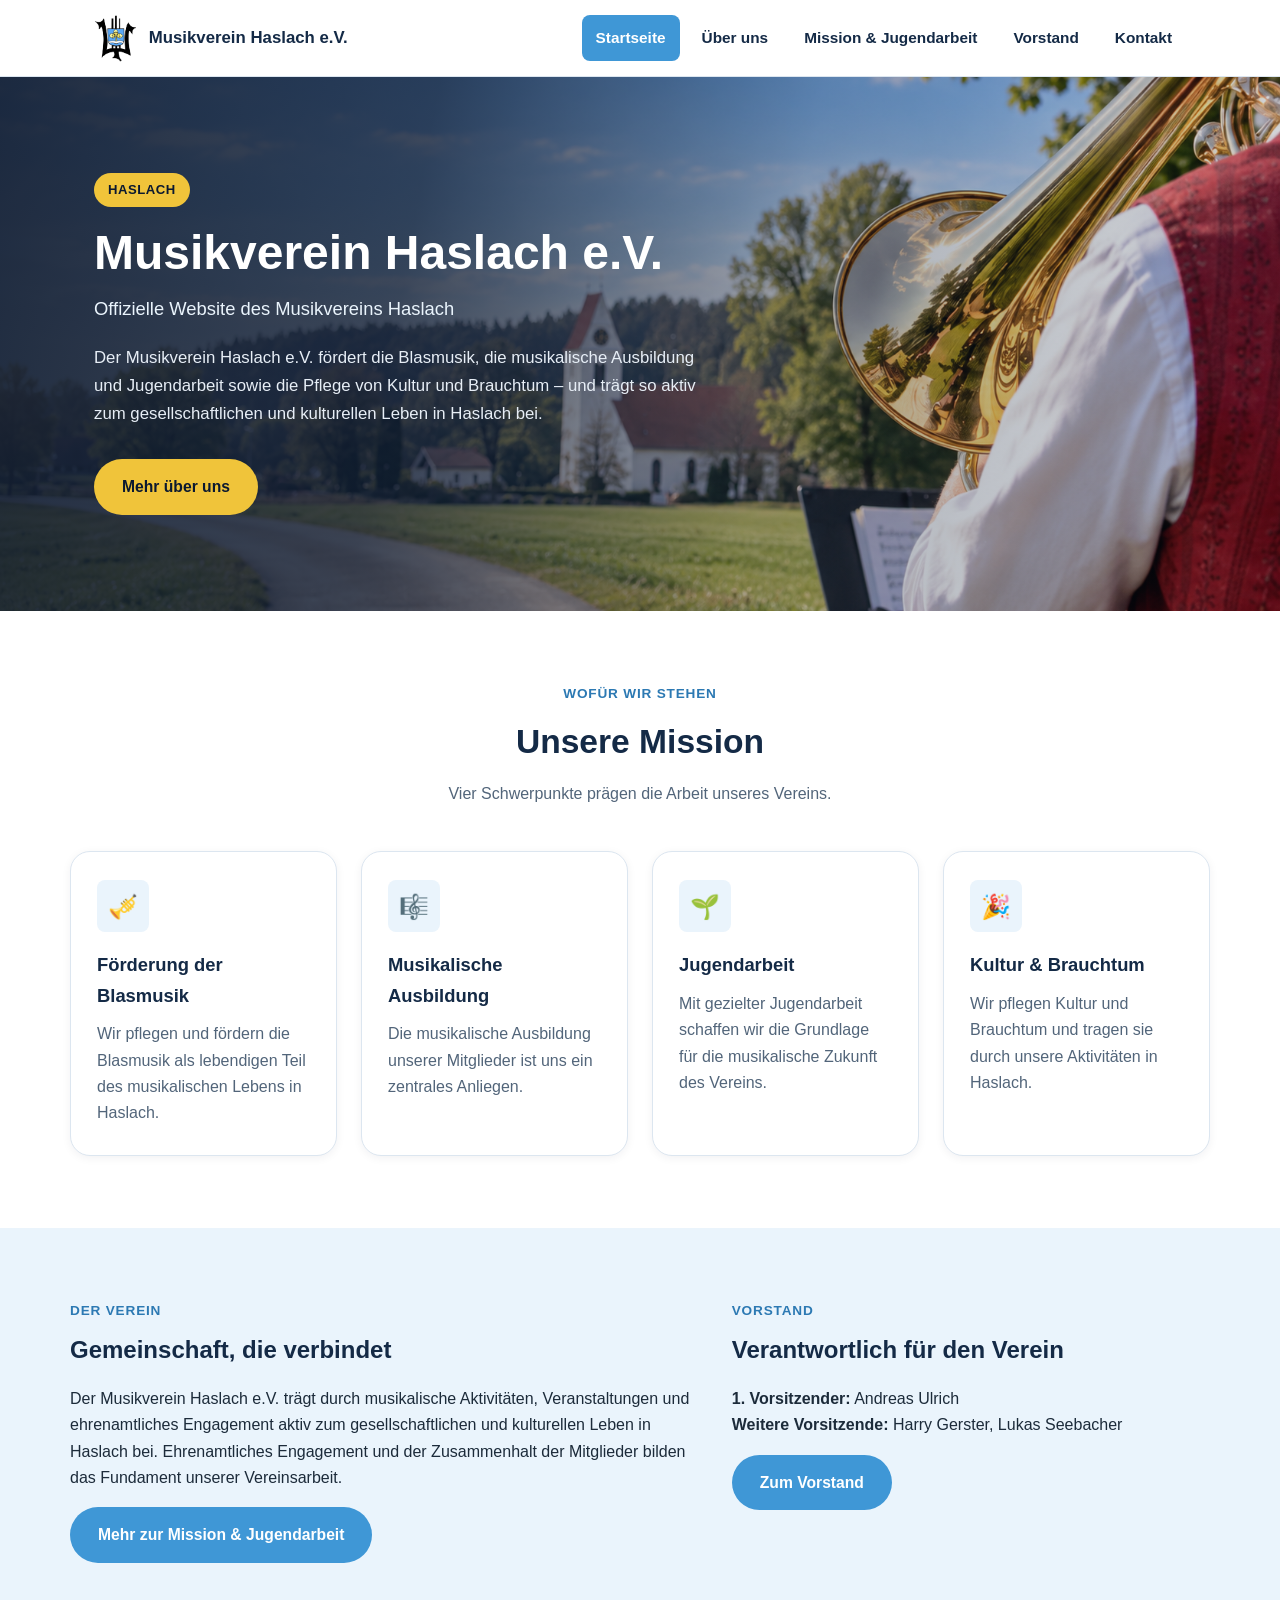
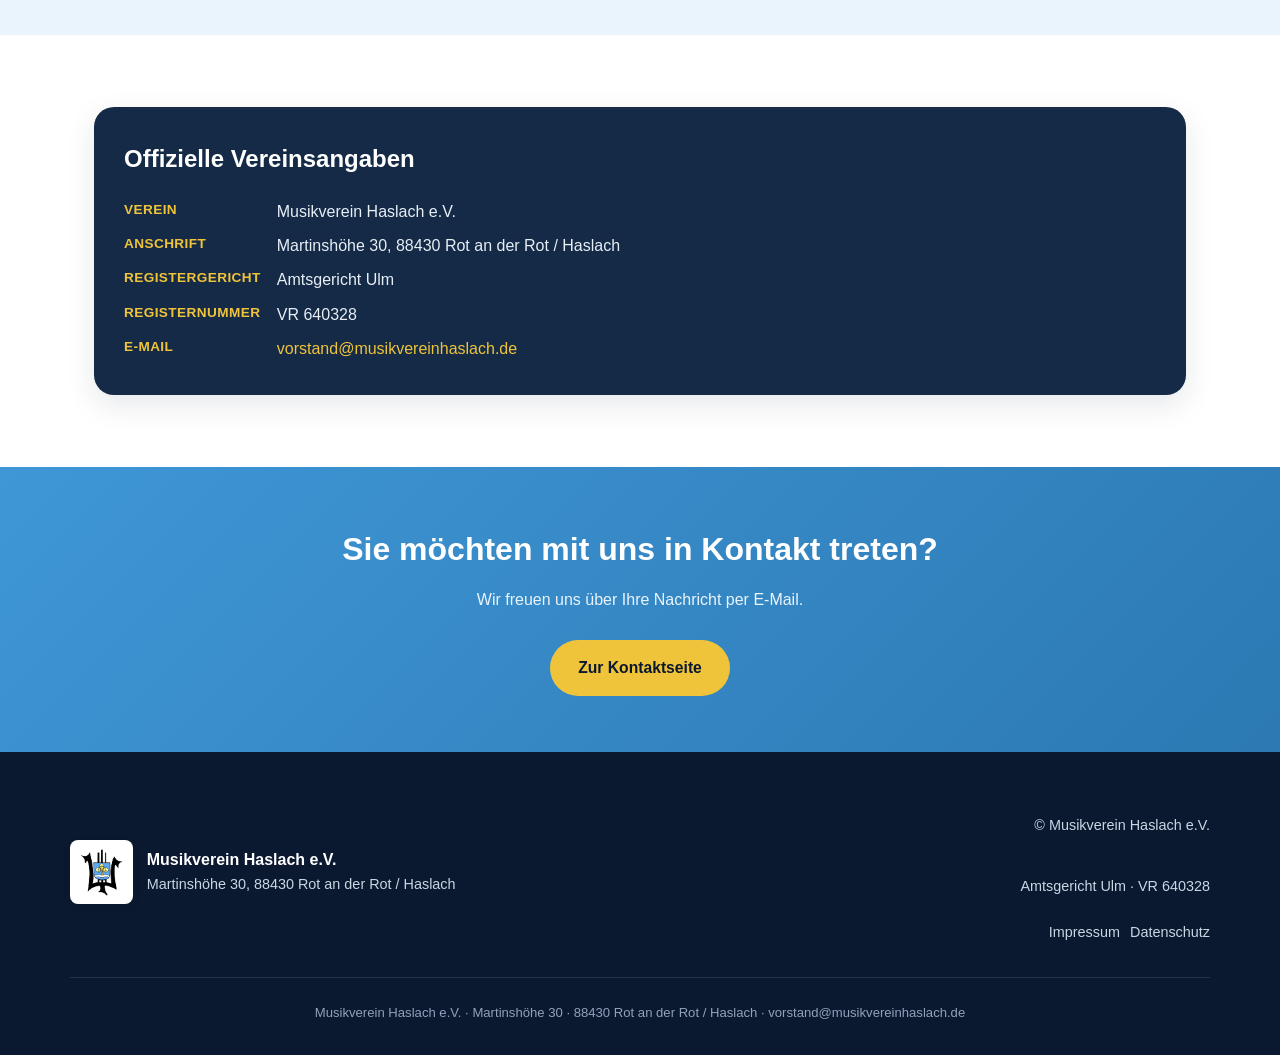
<file: index.html>
<!DOCTYPE html>
<html lang="de">
<head>
<meta charset="UTF-8">
<title>Musikverein Haslach e.V. – Offizielle Website</title>
<meta name="description" content="Musikverein Haslach e.V.: Blasmusik, musikalische Ausbildung, Jugendarbeit sowie Pflege von Kultur und Brauchtum in Haslach.">
<meta name="viewport" content="width=device-width, initial-scale=1.0">
<link rel="canonical" href="https://musikvereinhaslach.de/">
<link rel="icon" href="/MVLogo.png" type="image/png">
<link rel="stylesheet" href="/assets/styles.css">
<script type="application/ld+json">
{
  "@context": "https://schema.org",
  "@type": "Organization",
  "name": "Musikverein Haslach e.V.",
  "url": "https://musikvereinhaslach.de/",
  "email": "vorstand@musikvereinhaslach.de",
  "logo": "https://musikvereinhaslach.de/MVLogo.png",
  "address": {
    "@type": "PostalAddress",
    "streetAddress": "Martinshöhe 30",
    "postalCode": "88430",
    "addressLocality": "Rot an der Rot / Haslach",
    "addressCountry": "DE"
  }
}
</script>
</head>
<body>
<a href="#main" class="skip-link">Zum Inhalt springen</a>

<header class="site-header">
  <div class="header-inner">
    <a href="/" class="brand">
      <img src="/MVLogo.png" alt="Wappen und Logo des Musikverein Haslach e.V." class="brand-logo">
      <span class="brand-name">Musikverein Haslach e.V.</span>
    </a>
    <input type="checkbox" id="nav-toggle" class="nav-toggle">
    <label for="nav-toggle" class="nav-toggle-label" aria-label="Menü öffnen">
      <span></span><span></span><span></span>
    </label>
    <nav class="main-nav" aria-label="Hauptnavigation">
      <ul>
        <li><a href="/" aria-current="page">Startseite</a></li>
        <li><a href="/ueber-uns/">Über uns</a></li>
        <li><a href="/mission/">Mission &amp; Jugendarbeit</a></li>
        <li><a href="/vorstand/">Vorstand</a></li>
        <li><a href="/kontakt/">Kontakt</a></li>
      </ul>
    </nav>
  </div>
</header>

<main id="main">

  <section class="hero">
    <img src="/titlepicture.png" alt="Musiker des Musikvereins Haslach mit Blechblasinstrument bei einer Probe im Freien, im Hintergrund die Kirche von Haslach" class="hero-image">
    <div class="hero-overlay"></div>
    <div class="hero-content">
      <div class="hero-content-inner">
        <span class="hero-eyebrow">Haslach</span>
        <h1>Musikverein Haslach e.V.</h1>
        <p class="hero-subtitle">Offizielle Website des Musikvereins Haslach</p>
        <p class="hero-text">
          Der Musikverein Haslach e.V. fördert die Blasmusik, die musikalische Ausbildung und
          Jugendarbeit sowie die Pflege von Kultur und Brauchtum – und trägt so aktiv zum
          gesellschaftlichen und kulturellen Leben in Haslach bei.
        </p>
        <a href="/ueber-uns/" class="btn btn-primary">Mehr über uns</a>
      </div>
    </div>
  </section>

  <section class="section" id="mission">
    <div class="section-header">
      <span class="eyebrow">Wofür wir stehen</span>
      <h2>Unsere Mission</h2>
      <p>Vier Schwerpunkte prägen die Arbeit unseres Vereins.</p>
    </div>
    <div class="card-grid">
      <div class="card">
        <div class="card-icon" aria-hidden="true">🎺</div>
        <h3>Förderung der Blasmusik</h3>
        <p>Wir pflegen und fördern die Blasmusik als lebendigen Teil des musikalischen Lebens in Haslach.</p>
      </div>
      <div class="card">
        <div class="card-icon" aria-hidden="true">🎼</div>
        <h3>Musikalische Ausbildung</h3>
        <p>Die musikalische Ausbildung unserer Mitglieder ist uns ein zentrales Anliegen.</p>
      </div>
      <div class="card">
        <div class="card-icon" aria-hidden="true">🌱</div>
        <h3>Jugendarbeit</h3>
        <p>Mit gezielter Jugendarbeit schaffen wir die Grundlage für die musikalische Zukunft des Vereins.</p>
      </div>
      <div class="card">
        <div class="card-icon" aria-hidden="true">🎉</div>
        <h3>Kultur &amp; Brauchtum</h3>
        <p>Wir pflegen Kultur und Brauchtum und tragen sie durch unsere Aktivitäten in Haslach.</p>
      </div>
    </div>
  </section>

  <section class="section section-alt">
    <div class="content-grid">
      <div class="prose">
        <span class="eyebrow">Der Verein</span>
        <h2>Gemeinschaft, die verbindet</h2>
        <p>
          Der Musikverein Haslach e.V. trägt durch musikalische Aktivitäten, Veranstaltungen und
          ehrenamtliches Engagement aktiv zum gesellschaftlichen und kulturellen Leben in Haslach
          bei. Ehrenamtliches Engagement und der Zusammenhalt der Mitglieder bilden
          das Fundament unserer Vereinsarbeit.
        </p>
        <a href="/mission/" class="btn btn-secondary">Mehr zur Mission &amp; Jugendarbeit</a>
      </div>
      <div class="prose">
        <span class="eyebrow">Vorstand</span>
        <h2>Verantwortlich für den Verein</h2>
        <p>
          <strong>1. Vorsitzender:</strong> Andreas Ulrich<br>
          <strong>Weitere Vorsitzende:</strong> Harry Gerster, Lukas Seebacher
        </p>
        <a href="/vorstand/" class="btn btn-secondary">Zum Vorstand</a>
      </div>
    </div>
  </section>

  <section class="section" id="vereinsangaben">
    <div class="container">
      <div class="info-box">
        <h2>Offizielle Vereinsangaben</h2>
        <dl>
          <dt>Verein</dt>
          <dd>Musikverein Haslach e.V.</dd>
          <dt>Anschrift</dt>
          <dd>Martinshöhe 30, 88430 Rot an der Rot / Haslach</dd>
          <dt>Registergericht</dt>
          <dd>Amtsgericht Ulm</dd>
          <dt>Registernummer</dt>
          <dd>VR 640328</dd>
          <dt>E-Mail</dt>
          <dd><a href="mailto:vorstand@musikvereinhaslach.de">vorstand@musikvereinhaslach.de</a></dd>
        </dl>
      </div>
    </div>
  </section>

  <section class="cta-band">
    <h2>Sie möchten mit uns in Kontakt treten?</h2>
    <p>Wir freuen uns über Ihre Nachricht per E-Mail.</p>
    <a href="/kontakt/" class="btn btn-primary">Zur Kontaktseite</a>
  </section>

</main>

<footer class="site-footer">
  <div class="footer-inner">
    <div class="footer-brand">
      <img src="/MVLogo.png" alt="Logo Musikverein Haslach e.V." class="footer-logo">
      <div class="footer-brand-text">
        <p class="footer-name">Musikverein Haslach e.V.</p>
        <p>Martinshöhe 30, 88430 Rot an der Rot / Haslach</p>
      </div>
    </div>
    <div class="footer-legal">
      <p>© Musikverein Haslach e.V.</p>
      <p>Amtsgericht Ulm · VR 640328</p>
      <nav aria-label="Rechtliches">
        <a href="/impressum/">Impressum</a>
        <a href="/datenschutz/">Datenschutz</a>
      </nav>
    </div>
  </div>
  <div class="footer-bottom">
    Musikverein Haslach e.V. · Martinshöhe 30 · 88430 Rot an der Rot / Haslach · vorstand@musikvereinhaslach.de
  </div>
</footer>

</body>
</html>
</file>
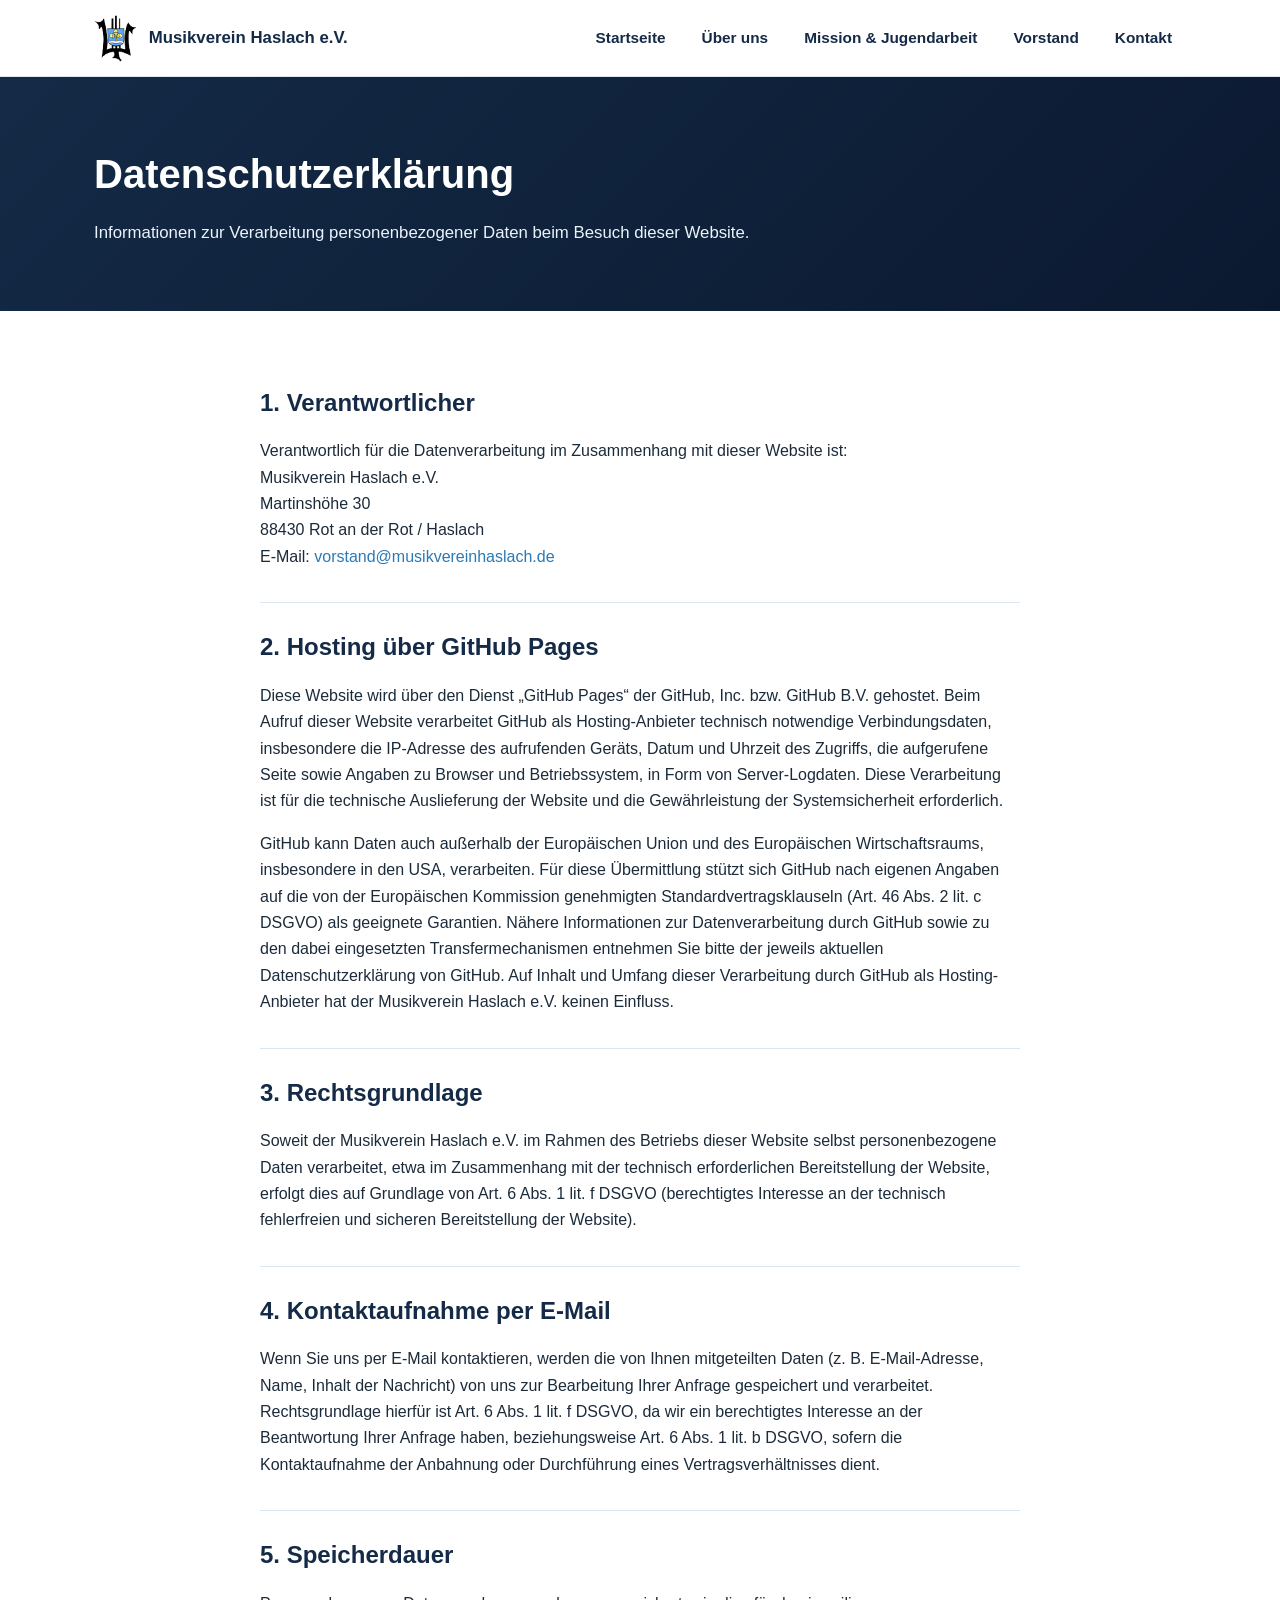
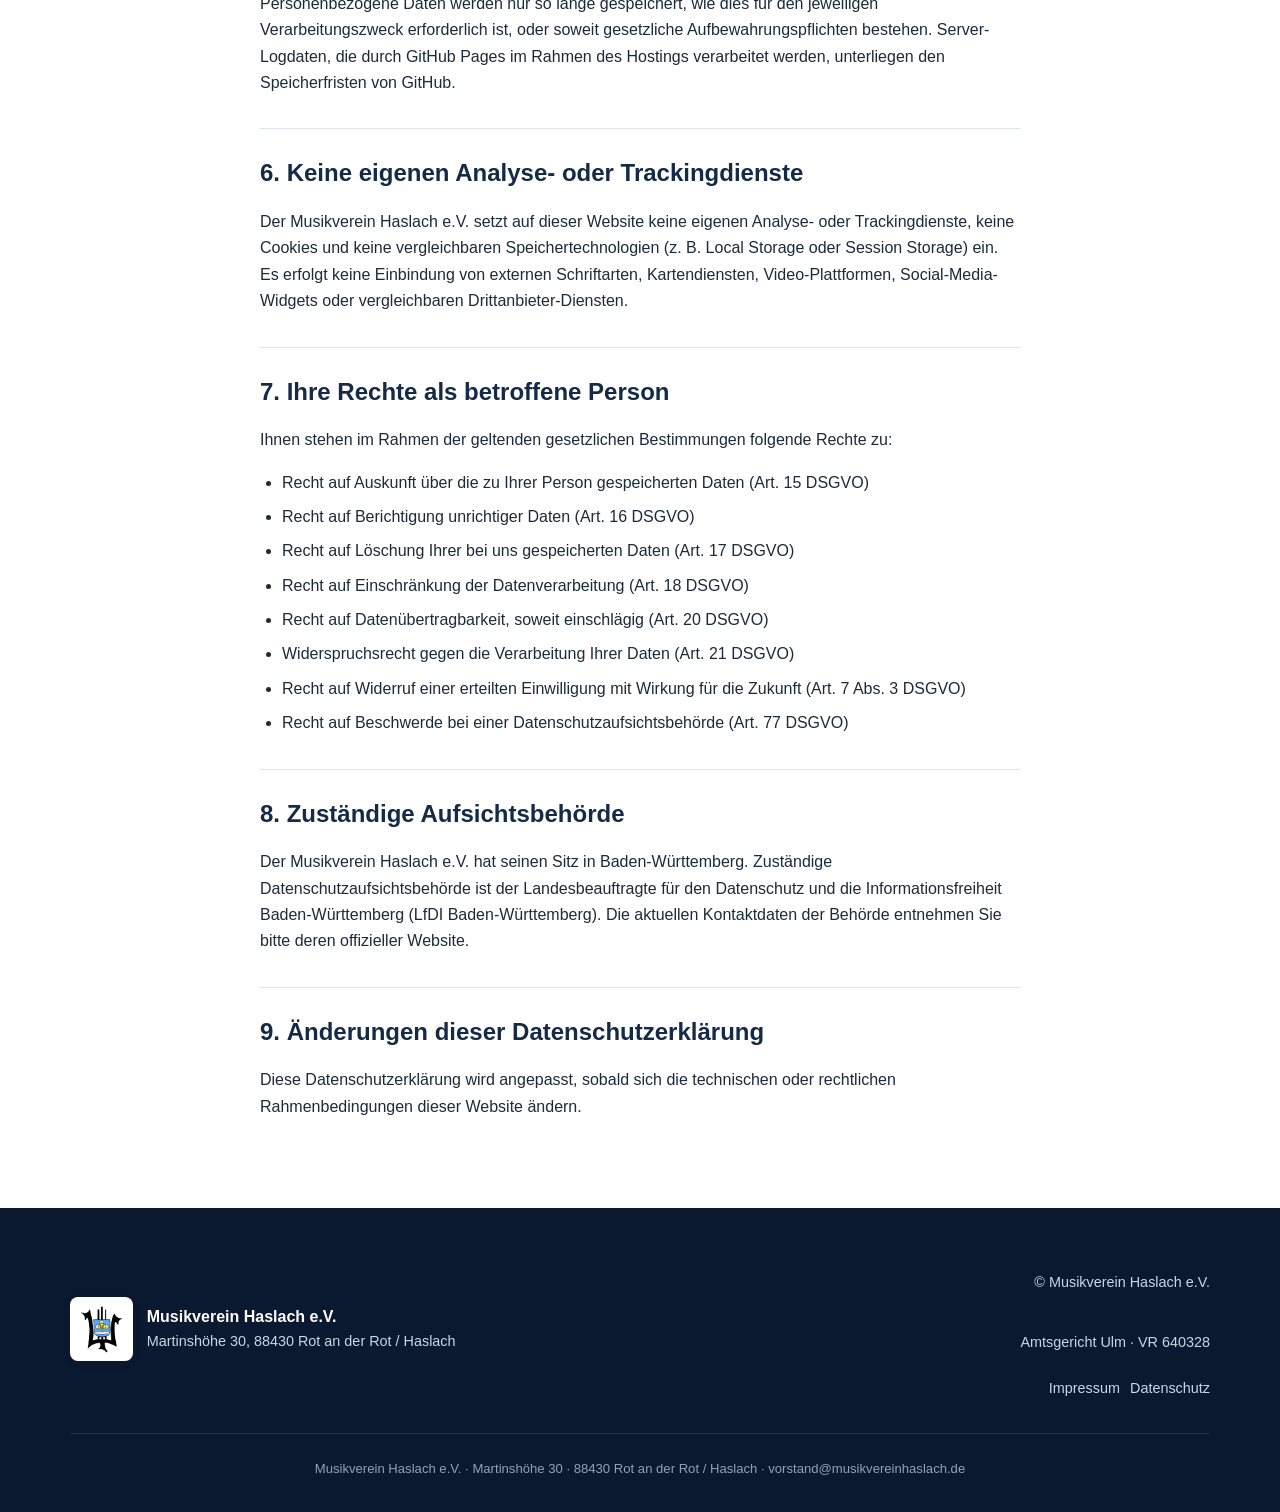
<file: datenschutz/index.html>
<!DOCTYPE html>
<html lang="de">
<head>
<meta charset="UTF-8">
<title>Datenschutz – Musikverein Haslach e.V.</title>
<meta name="description" content="Datenschutzerklärung des Musikverein Haslach e.V. zum Hosting dieser Website über GitHub Pages und zur Verarbeitung von Server-Logdaten.">
<meta name="viewport" content="width=device-width, initial-scale=1.0">
<link rel="canonical" href="https://musikvereinhaslach.de/datenschutz/">
<link rel="icon" href="/MVLogo.png" type="image/png">
<link rel="stylesheet" href="/assets/styles.css">
</head>
<body>
<a href="#main" class="skip-link">Zum Inhalt springen</a>

<header class="site-header">
  <div class="header-inner">
    <a href="/" class="brand">
      <img src="/MVLogo.png" alt="Wappen und Logo des Musikverein Haslach e.V." class="brand-logo">
      <span class="brand-name">Musikverein Haslach e.V.</span>
    </a>
    <input type="checkbox" id="nav-toggle" class="nav-toggle">
    <label for="nav-toggle" class="nav-toggle-label" aria-label="Menü öffnen">
      <span></span><span></span><span></span>
    </label>
    <nav class="main-nav" aria-label="Hauptnavigation">
      <ul>
        <li><a href="/">Startseite</a></li>
        <li><a href="/ueber-uns/">Über uns</a></li>
        <li><a href="/mission/">Mission &amp; Jugendarbeit</a></li>
        <li><a href="/vorstand/">Vorstand</a></li>
        <li><a href="/kontakt/">Kontakt</a></li>
      </ul>
    </nav>
  </div>
</header>

<main id="main">

  <section class="page-hero">
    <div class="container">
      <h1>Datenschutzerklärung</h1>
      <p>Informationen zur Verarbeitung personenbezogener Daten beim Besuch dieser Website.</p>
    </div>
  </section>

  <section class="section legal">
    <div class="prose">

      <h2>1. Verantwortlicher</h2>
      <p>
        Verantwortlich für die Datenverarbeitung im Zusammenhang mit dieser Website ist:<br>
        Musikverein Haslach e.V.<br>
        Martinshöhe 30<br>
        88430 Rot an der Rot / Haslach<br>
        E-Mail: <a href="mailto:vorstand@musikvereinhaslach.de">vorstand@musikvereinhaslach.de</a>
      </p>

      <h2>2. Hosting über GitHub Pages</h2>
      <p>
        Diese Website wird über den Dienst „GitHub Pages“ der GitHub, Inc. bzw. GitHub B.V.
        gehostet. Beim Aufruf dieser Website verarbeitet GitHub als Hosting-Anbieter technisch
        notwendige Verbindungsdaten, insbesondere die IP-Adresse des aufrufenden Geräts,
        Datum und Uhrzeit des Zugriffs, die aufgerufene Seite sowie Angaben zu Browser und
        Betriebssystem, in Form von Server-Logdaten. Diese Verarbeitung ist für die
        technische Auslieferung der Website und die Gewährleistung der Systemsicherheit
        erforderlich.
      </p>
      <p>
        GitHub kann Daten auch außerhalb der Europäischen Union und des Europäischen
        Wirtschaftsraums, insbesondere in den USA, verarbeiten. Für diese Übermittlung stützt
        sich GitHub nach eigenen Angaben auf die von der Europäischen Kommission genehmigten
        Standardvertragsklauseln (Art. 46 Abs. 2 lit. c DSGVO) als geeignete Garantien. Nähere
        Informationen zur Datenverarbeitung durch GitHub sowie zu den dabei eingesetzten
        Transfermechanismen entnehmen Sie bitte der jeweils aktuellen Datenschutzerklärung von
        GitHub. Auf Inhalt und Umfang dieser Verarbeitung durch GitHub als Hosting-Anbieter hat
        der Musikverein Haslach e.V. keinen Einfluss.
      </p>

      <h2>3. Rechtsgrundlage</h2>
      <p>
        Soweit der Musikverein Haslach e.V. im Rahmen des Betriebs dieser Website selbst
        personenbezogene Daten verarbeitet, etwa im Zusammenhang mit der technisch
        erforderlichen Bereitstellung der Website, erfolgt dies auf Grundlage von
        Art. 6 Abs. 1 lit. f DSGVO (berechtigtes Interesse an der technisch fehlerfreien
        und sicheren Bereitstellung der Website).
      </p>

      <h2>4. Kontaktaufnahme per E-Mail</h2>
      <p>
        Wenn Sie uns per E-Mail kontaktieren, werden die von Ihnen mitgeteilten Daten
        (z. B. E-Mail-Adresse, Name, Inhalt der Nachricht) von uns zur Bearbeitung Ihrer
        Anfrage gespeichert und verarbeitet. Rechtsgrundlage hierfür ist Art. 6 Abs. 1 lit. f
        DSGVO, da wir ein berechtigtes Interesse an der Beantwortung Ihrer Anfrage haben,
        beziehungsweise Art. 6 Abs. 1 lit. b DSGVO, sofern die Kontaktaufnahme der Anbahnung
        oder Durchführung eines Vertragsverhältnisses dient.
      </p>

      <h2>5. Speicherdauer</h2>
      <p>
        Personenbezogene Daten werden nur so lange gespeichert, wie dies für den jeweiligen
        Verarbeitungszweck erforderlich ist, oder soweit gesetzliche Aufbewahrungspflichten
        bestehen. Server-Logdaten, die durch GitHub Pages im Rahmen des Hostings verarbeitet
        werden, unterliegen den Speicherfristen von GitHub.
      </p>

      <h2>6. Keine eigenen Analyse- oder Trackingdienste</h2>
      <p>
        Der Musikverein Haslach e.V. setzt auf dieser Website keine eigenen Analyse- oder
        Trackingdienste, keine Cookies und keine vergleichbaren Speichertechnologien
        (z. B. Local Storage oder Session Storage) ein. Es erfolgt keine Einbindung von
        externen Schriftarten, Kartendiensten, Video-Plattformen, Social-Media-Widgets oder
        vergleichbaren Drittanbieter-Diensten.
      </p>

      <h2>7. Ihre Rechte als betroffene Person</h2>
      <p>Ihnen stehen im Rahmen der geltenden gesetzlichen Bestimmungen folgende Rechte zu:</p>
      <ul>
        <li>Recht auf Auskunft über die zu Ihrer Person gespeicherten Daten (Art. 15 DSGVO)</li>
        <li>Recht auf Berichtigung unrichtiger Daten (Art. 16 DSGVO)</li>
        <li>Recht auf Löschung Ihrer bei uns gespeicherten Daten (Art. 17 DSGVO)</li>
        <li>Recht auf Einschränkung der Datenverarbeitung (Art. 18 DSGVO)</li>
        <li>Recht auf Datenübertragbarkeit, soweit einschlägig (Art. 20 DSGVO)</li>
        <li>Widerspruchsrecht gegen die Verarbeitung Ihrer Daten (Art. 21 DSGVO)</li>
        <li>Recht auf Widerruf einer erteilten Einwilligung mit Wirkung für die Zukunft (Art. 7 Abs. 3 DSGVO)</li>
        <li>Recht auf Beschwerde bei einer Datenschutzaufsichtsbehörde (Art. 77 DSGVO)</li>
      </ul>

      <h2>8. Zuständige Aufsichtsbehörde</h2>
      <p>
        Der Musikverein Haslach e.V. hat seinen Sitz in Baden-Württemberg. Zuständige
        Datenschutzaufsichtsbehörde ist der Landesbeauftragte für den Datenschutz und die
        Informationsfreiheit Baden-Württemberg (LfDI Baden-Württemberg). Die aktuellen
        Kontaktdaten der Behörde entnehmen Sie bitte deren offizieller Website.
      </p>

      <h2>9. Änderungen dieser Datenschutzerklärung</h2>
      <p>
        Diese Datenschutzerklärung wird angepasst, sobald sich die technischen oder
        rechtlichen Rahmenbedingungen dieser Website ändern.
      </p>

    </div>
  </section>

</main>

<footer class="site-footer">
  <div class="footer-inner">
    <div class="footer-brand">
      <img src="/MVLogo.png" alt="Logo Musikverein Haslach e.V." class="footer-logo">
      <div class="footer-brand-text">
        <p class="footer-name">Musikverein Haslach e.V.</p>
        <p>Martinshöhe 30, 88430 Rot an der Rot / Haslach</p>
      </div>
    </div>
    <div class="footer-legal">
      <p>© Musikverein Haslach e.V.</p>
      <p>Amtsgericht Ulm · VR 640328</p>
      <nav aria-label="Rechtliches">
        <a href="/impressum/">Impressum</a>
        <a href="/datenschutz/" aria-current="page">Datenschutz</a>
      </nav>
    </div>
  </div>
  <div class="footer-bottom">
    Musikverein Haslach e.V. · Martinshöhe 30 · 88430 Rot an der Rot / Haslach · vorstand@musikvereinhaslach.de
  </div>
</footer>

</body>
</html>
</file>
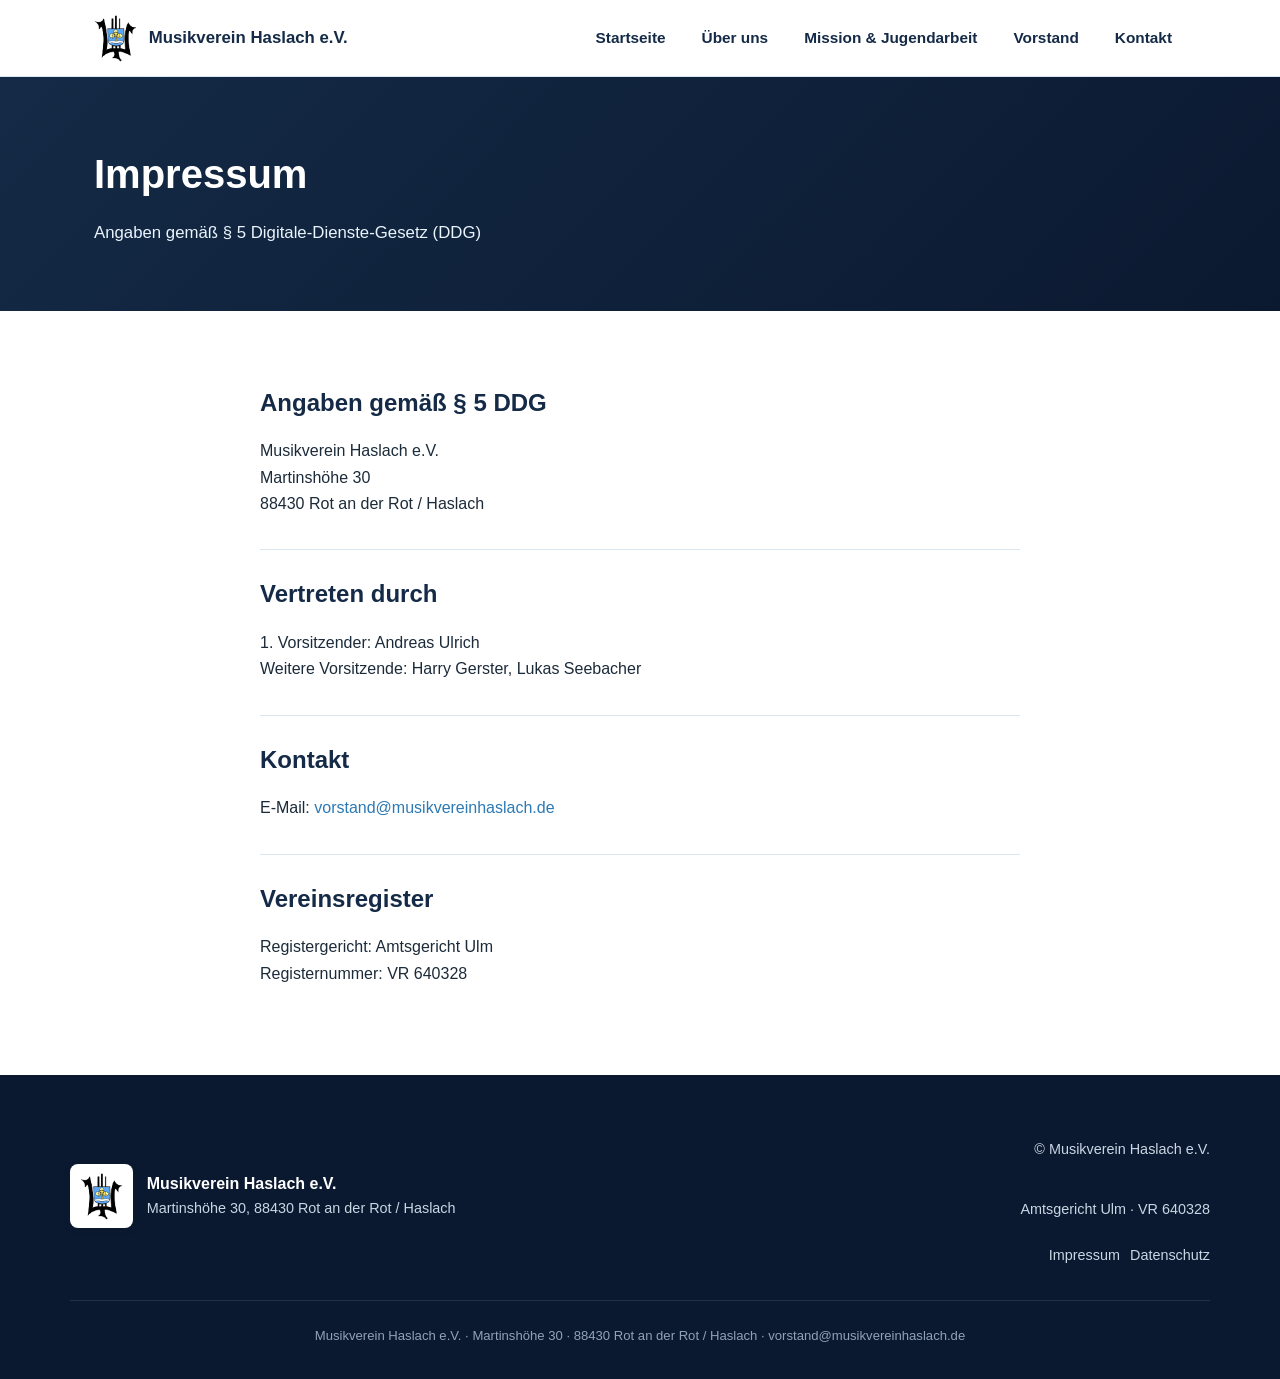
<file: impressum/index.html>
<!DOCTYPE html>
<html lang="de">
<head>
<meta charset="UTF-8">
<title>Impressum – Musikverein Haslach e.V.</title>
<meta name="description" content="Impressum des Musikverein Haslach e.V. gemäß § 5 DDG.">
<meta name="viewport" content="width=device-width, initial-scale=1.0">
<link rel="canonical" href="https://musikvereinhaslach.de/impressum/">
<link rel="icon" href="/MVLogo.png" type="image/png">
<link rel="stylesheet" href="/assets/styles.css">
</head>
<body>
<a href="#main" class="skip-link">Zum Inhalt springen</a>

<header class="site-header">
  <div class="header-inner">
    <a href="/" class="brand">
      <img src="/MVLogo.png" alt="Wappen und Logo des Musikverein Haslach e.V." class="brand-logo">
      <span class="brand-name">Musikverein Haslach e.V.</span>
    </a>
    <input type="checkbox" id="nav-toggle" class="nav-toggle">
    <label for="nav-toggle" class="nav-toggle-label" aria-label="Menü öffnen">
      <span></span><span></span><span></span>
    </label>
    <nav class="main-nav" aria-label="Hauptnavigation">
      <ul>
        <li><a href="/">Startseite</a></li>
        <li><a href="/ueber-uns/">Über uns</a></li>
        <li><a href="/mission/">Mission &amp; Jugendarbeit</a></li>
        <li><a href="/vorstand/">Vorstand</a></li>
        <li><a href="/kontakt/">Kontakt</a></li>
      </ul>
    </nav>
  </div>
</header>

<main id="main">

  <section class="page-hero">
    <div class="container">
      <h1>Impressum</h1>
      <p>Angaben gemäß § 5 Digitale-Dienste-Gesetz (DDG)</p>
    </div>
  </section>

  <section class="section legal">
    <div class="prose">
      <h2>Angaben gemäß § 5 DDG</h2>
      <p>
        Musikverein Haslach e.V.<br>
        Martinshöhe 30<br>
        88430 Rot an der Rot / Haslach
      </p>

      <h2>Vertreten durch</h2>
      <p>
        1. Vorsitzender: Andreas Ulrich<br>
        Weitere Vorsitzende: Harry Gerster, Lukas Seebacher
      </p>

      <h2>Kontakt</h2>
      <p>
        E-Mail: <a href="mailto:vorstand@musikvereinhaslach.de">vorstand@musikvereinhaslach.de</a>
      </p>

      <h2>Vereinsregister</h2>
      <p>
        Registergericht: Amtsgericht Ulm<br>
        Registernummer: VR 640328
      </p>
    </div>
  </section>

</main>

<footer class="site-footer">
  <div class="footer-inner">
    <div class="footer-brand">
      <img src="/MVLogo.png" alt="Logo Musikverein Haslach e.V." class="footer-logo">
      <div class="footer-brand-text">
        <p class="footer-name">Musikverein Haslach e.V.</p>
        <p>Martinshöhe 30, 88430 Rot an der Rot / Haslach</p>
      </div>
    </div>
    <div class="footer-legal">
      <p>© Musikverein Haslach e.V.</p>
      <p>Amtsgericht Ulm · VR 640328</p>
      <nav aria-label="Rechtliches">
        <a href="/impressum/" aria-current="page">Impressum</a>
        <a href="/datenschutz/">Datenschutz</a>
      </nav>
    </div>
  </div>
  <div class="footer-bottom">
    Musikverein Haslach e.V. · Martinshöhe 30 · 88430 Rot an der Rot / Haslach · vorstand@musikvereinhaslach.de
  </div>
</footer>

</body>
</html>
</file>
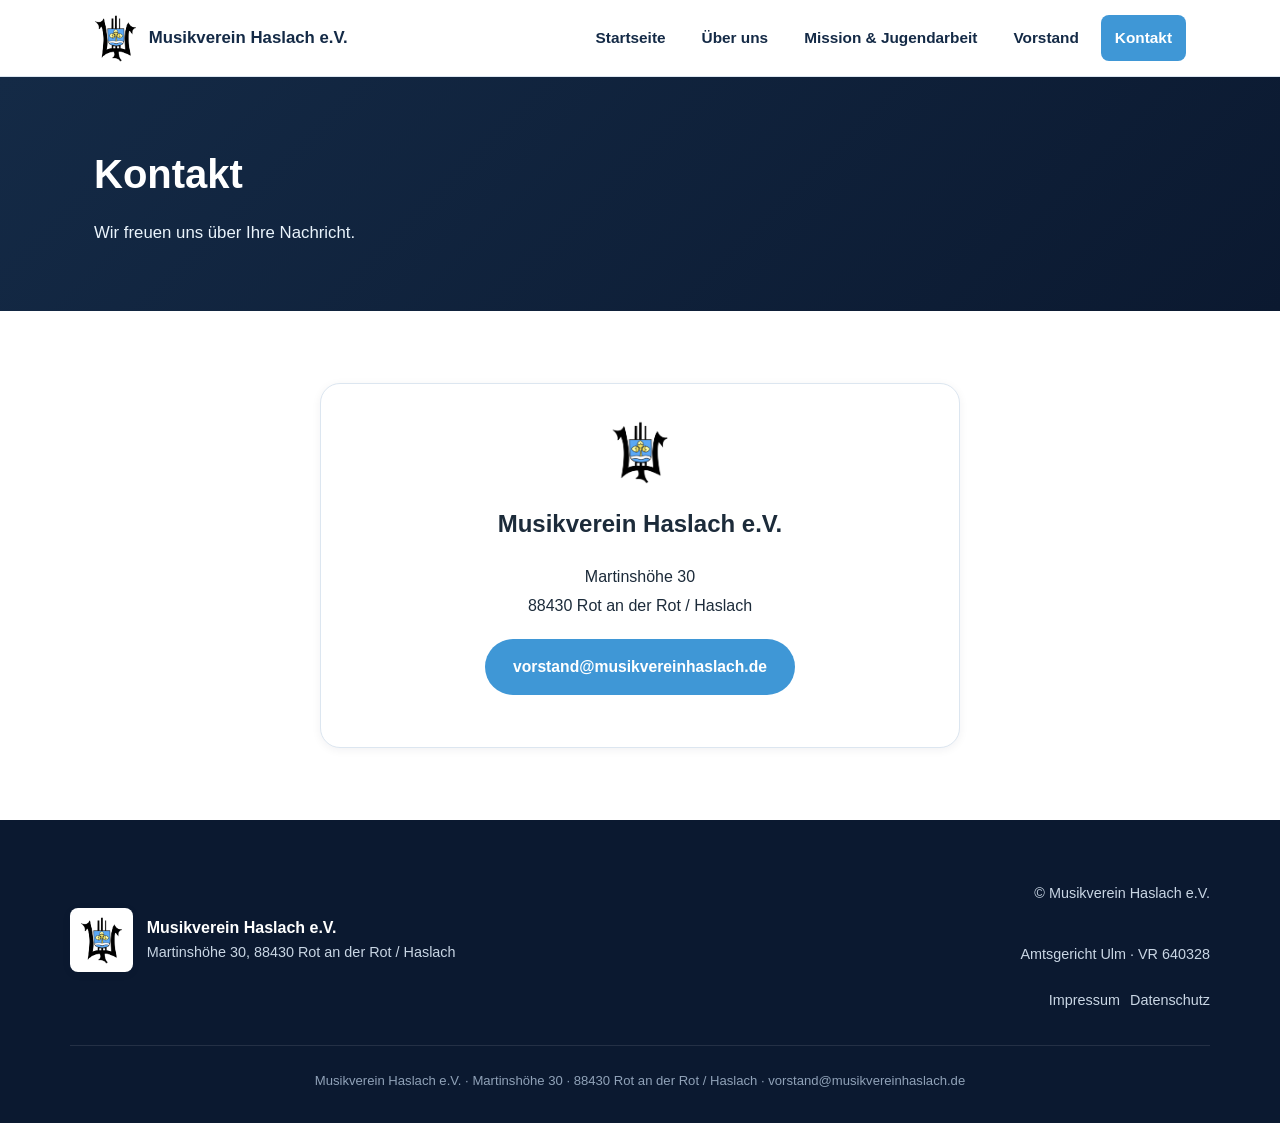
<file: kontakt/index.html>
<!DOCTYPE html>
<html lang="de">
<head>
<meta charset="UTF-8">
<title>Kontakt – Musikverein Haslach e.V.</title>
<meta name="description" content="Kontaktieren Sie den Musikverein Haslach e.V. per E-Mail. Adresse: Martinshöhe 30, 88430 Rot an der Rot / Haslach.">
<meta name="viewport" content="width=device-width, initial-scale=1.0">
<link rel="canonical" href="https://musikvereinhaslach.de/kontakt/">
<link rel="icon" href="/MVLogo.png" type="image/png">
<link rel="stylesheet" href="/assets/styles.css">
</head>
<body>
<a href="#main" class="skip-link">Zum Inhalt springen</a>

<header class="site-header">
  <div class="header-inner">
    <a href="/" class="brand">
      <img src="/MVLogo.png" alt="Wappen und Logo des Musikverein Haslach e.V." class="brand-logo">
      <span class="brand-name">Musikverein Haslach e.V.</span>
    </a>
    <input type="checkbox" id="nav-toggle" class="nav-toggle">
    <label for="nav-toggle" class="nav-toggle-label" aria-label="Menü öffnen">
      <span></span><span></span><span></span>
    </label>
    <nav class="main-nav" aria-label="Hauptnavigation">
      <ul>
        <li><a href="/">Startseite</a></li>
        <li><a href="/ueber-uns/">Über uns</a></li>
        <li><a href="/mission/">Mission &amp; Jugendarbeit</a></li>
        <li><a href="/vorstand/">Vorstand</a></li>
        <li><a href="/kontakt/" aria-current="page">Kontakt</a></li>
      </ul>
    </nav>
  </div>
</header>

<main id="main">

  <section class="page-hero">
    <div class="container">
      <h1>Kontakt</h1>
      <p>Wir freuen uns über Ihre Nachricht.</p>
    </div>
  </section>

  <section class="section">
    <div class="contact-box">
      <img src="/MVLogo.png" alt="Wappen und Logo des Musikverein Haslach e.V." style="height:64px;margin:0 auto 20px;">
      <h2>Musikverein Haslach e.V.</h2>
      <address>
        Martinshöhe 30<br>
        88430 Rot an der Rot / Haslach
      </address>
      <p>
        <a href="mailto:vorstand@musikvereinhaslach.de" class="btn btn-secondary">vorstand@musikvereinhaslach.de</a>
      </p>
    </div>
  </section>

</main>

<footer class="site-footer">
  <div class="footer-inner">
    <div class="footer-brand">
      <img src="/MVLogo.png" alt="Logo Musikverein Haslach e.V." class="footer-logo">
      <div class="footer-brand-text">
        <p class="footer-name">Musikverein Haslach e.V.</p>
        <p>Martinshöhe 30, 88430 Rot an der Rot / Haslach</p>
      </div>
    </div>
    <div class="footer-legal">
      <p>© Musikverein Haslach e.V.</p>
      <p>Amtsgericht Ulm · VR 640328</p>
      <nav aria-label="Rechtliches">
        <a href="/impressum/">Impressum</a>
        <a href="/datenschutz/">Datenschutz</a>
      </nav>
    </div>
  </div>
  <div class="footer-bottom">
    Musikverein Haslach e.V. · Martinshöhe 30 · 88430 Rot an der Rot / Haslach · vorstand@musikvereinhaslach.de
  </div>
</footer>

</body>
</html>
</file>
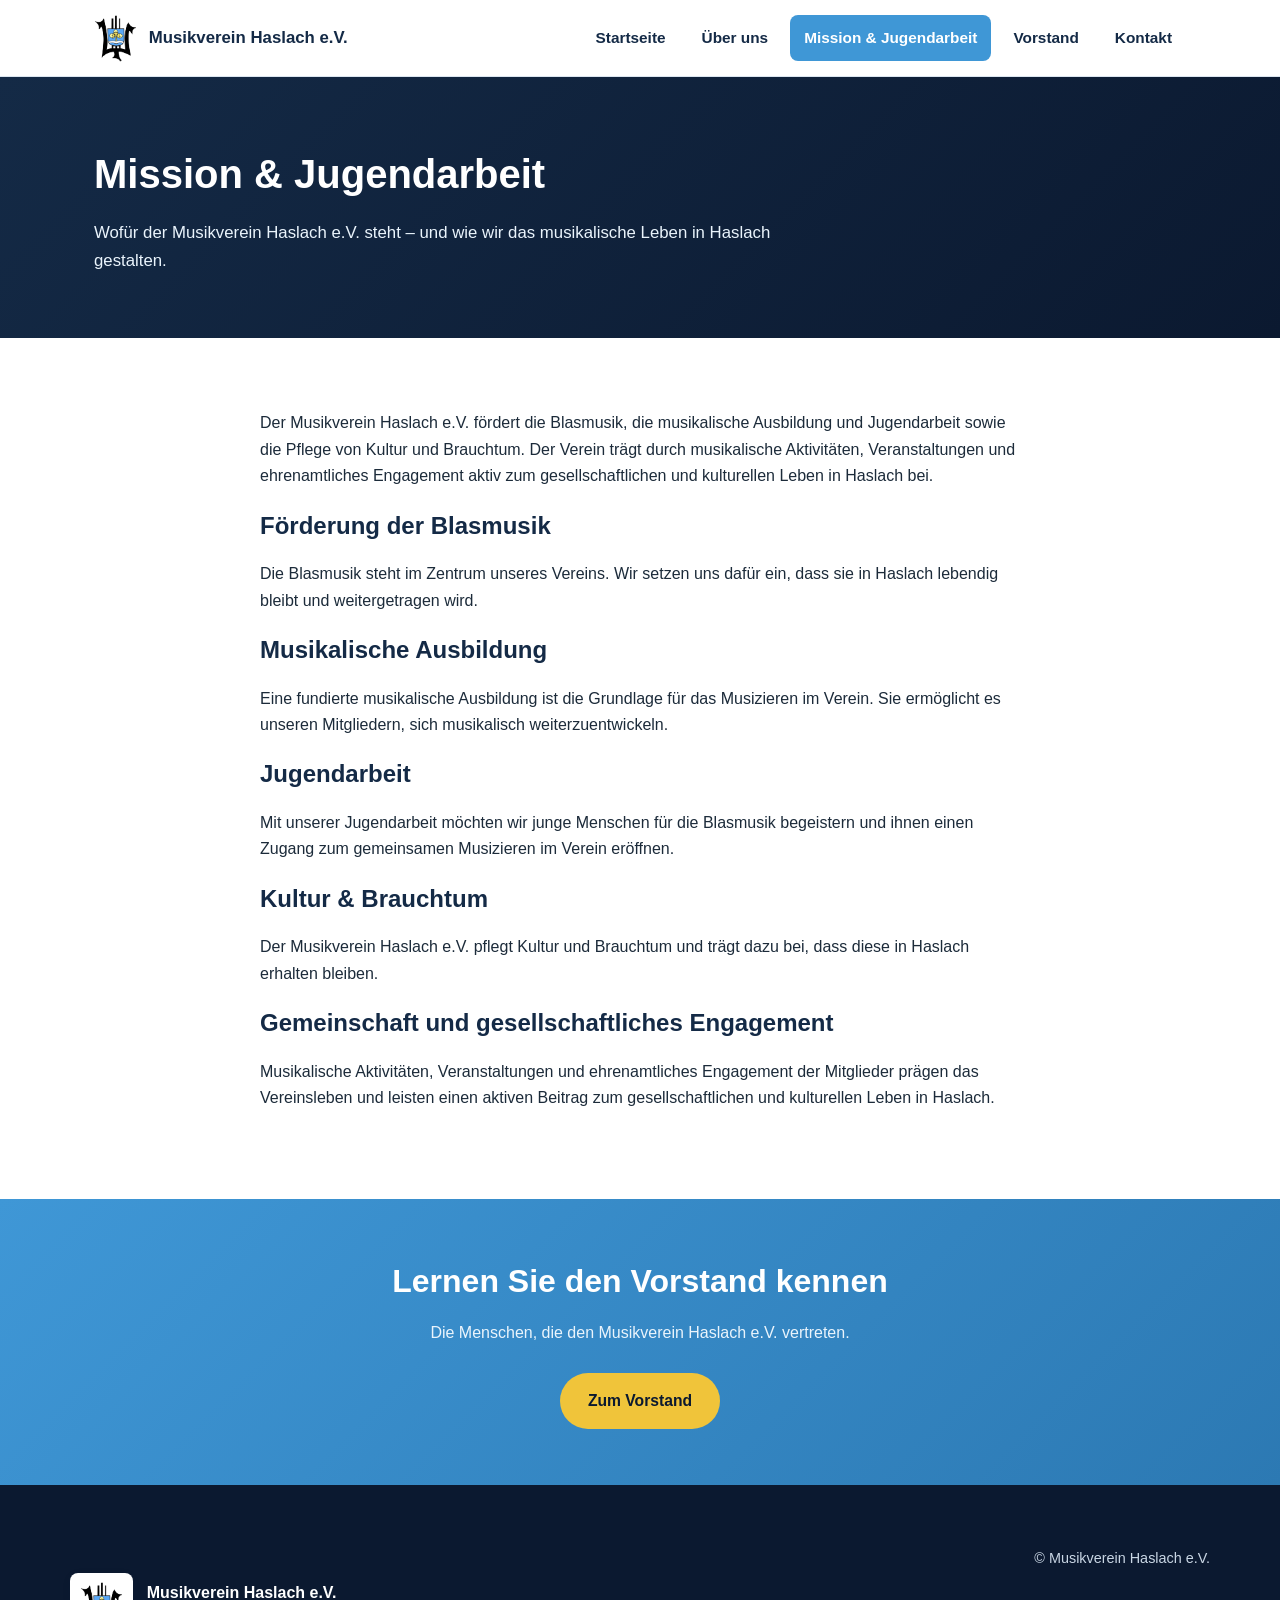
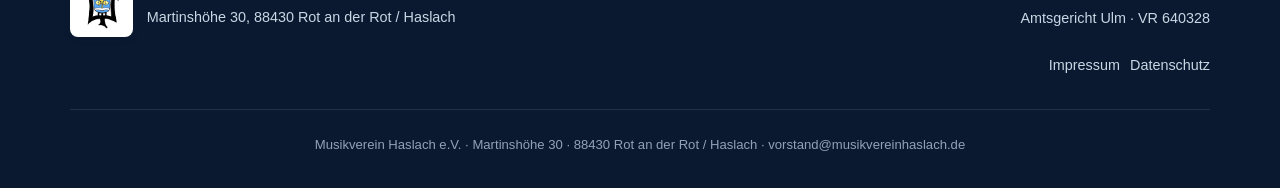
<file: mission/index.html>
<!DOCTYPE html>
<html lang="de">
<head>
<meta charset="UTF-8">
<title>Mission &amp; Jugendarbeit – Musikverein Haslach e.V.</title>
<meta name="description" content="Die Mission des Musikverein Haslach e.V.: Förderung der Blasmusik, musikalische Ausbildung, Jugendarbeit, Pflege von Kultur und Brauchtum sowie gesellschaftliches Engagement.">
<meta name="viewport" content="width=device-width, initial-scale=1.0">
<link rel="canonical" href="https://musikvereinhaslach.de/mission/">
<link rel="icon" href="/MVLogo.png" type="image/png">
<link rel="stylesheet" href="/assets/styles.css">
</head>
<body>
<a href="#main" class="skip-link">Zum Inhalt springen</a>

<header class="site-header">
  <div class="header-inner">
    <a href="/" class="brand">
      <img src="/MVLogo.png" alt="Wappen und Logo des Musikverein Haslach e.V." class="brand-logo">
      <span class="brand-name">Musikverein Haslach e.V.</span>
    </a>
    <input type="checkbox" id="nav-toggle" class="nav-toggle">
    <label for="nav-toggle" class="nav-toggle-label" aria-label="Menü öffnen">
      <span></span><span></span><span></span>
    </label>
    <nav class="main-nav" aria-label="Hauptnavigation">
      <ul>
        <li><a href="/">Startseite</a></li>
        <li><a href="/ueber-uns/">Über uns</a></li>
        <li><a href="/mission/" aria-current="page">Mission &amp; Jugendarbeit</a></li>
        <li><a href="/vorstand/">Vorstand</a></li>
        <li><a href="/kontakt/">Kontakt</a></li>
      </ul>
    </nav>
  </div>
</header>

<main id="main">

  <section class="page-hero">
    <div class="container">
      <h1>Mission &amp; Jugendarbeit</h1>
      <p>Wofür der Musikverein Haslach e.V. steht – und wie wir das musikalische Leben in Haslach gestalten.</p>
    </div>
  </section>

  <section class="section">
    <div class="prose" style="max-width:760px;margin:0 auto;">
      <p>
        Der Musikverein Haslach e.V. fördert die Blasmusik, die musikalische Ausbildung und
        Jugendarbeit sowie die Pflege von Kultur und Brauchtum. Der Verein trägt durch
        musikalische Aktivitäten, Veranstaltungen und ehrenamtliches Engagement aktiv zum
        gesellschaftlichen und kulturellen Leben in Haslach bei.
      </p>

      <h2>Förderung der Blasmusik</h2>
      <p>
        Die Blasmusik steht im Zentrum unseres Vereins. Wir setzen uns dafür ein, dass sie in
        Haslach lebendig bleibt und weitergetragen wird.
      </p>

      <h2>Musikalische Ausbildung</h2>
      <p>
        Eine fundierte musikalische Ausbildung ist die Grundlage für das Musizieren im Verein.
        Sie ermöglicht es unseren Mitgliedern, sich musikalisch weiterzuentwickeln.
      </p>

      <h2>Jugendarbeit</h2>
      <p>
        Mit unserer Jugendarbeit möchten wir junge Menschen für die Blasmusik begeistern und
        ihnen einen Zugang zum gemeinsamen Musizieren im Verein eröffnen.
      </p>

      <h2>Kultur &amp; Brauchtum</h2>
      <p>
        Der Musikverein Haslach e.V. pflegt Kultur und Brauchtum und trägt dazu bei, dass diese
        in Haslach erhalten bleiben.
      </p>

      <h2>Gemeinschaft und gesellschaftliches Engagement</h2>
      <p>
        Musikalische Aktivitäten, Veranstaltungen und ehrenamtliches Engagement der Mitglieder
        prägen das Vereinsleben und leisten einen aktiven Beitrag zum gesellschaftlichen und
        kulturellen Leben in Haslach.
      </p>
    </div>
  </section>

  <section class="cta-band">
    <h2>Lernen Sie den Vorstand kennen</h2>
    <p>Die Menschen, die den Musikverein Haslach e.V. vertreten.</p>
    <a href="/vorstand/" class="btn btn-primary">Zum Vorstand</a>
  </section>

</main>

<footer class="site-footer">
  <div class="footer-inner">
    <div class="footer-brand">
      <img src="/MVLogo.png" alt="Logo Musikverein Haslach e.V." class="footer-logo">
      <div class="footer-brand-text">
        <p class="footer-name">Musikverein Haslach e.V.</p>
        <p>Martinshöhe 30, 88430 Rot an der Rot / Haslach</p>
      </div>
    </div>
    <div class="footer-legal">
      <p>© Musikverein Haslach e.V.</p>
      <p>Amtsgericht Ulm · VR 640328</p>
      <nav aria-label="Rechtliches">
        <a href="/impressum/">Impressum</a>
        <a href="/datenschutz/">Datenschutz</a>
      </nav>
    </div>
  </div>
  <div class="footer-bottom">
    Musikverein Haslach e.V. · Martinshöhe 30 · 88430 Rot an der Rot / Haslach · vorstand@musikvereinhaslach.de
  </div>
</footer>

</body>
</html>
</file>
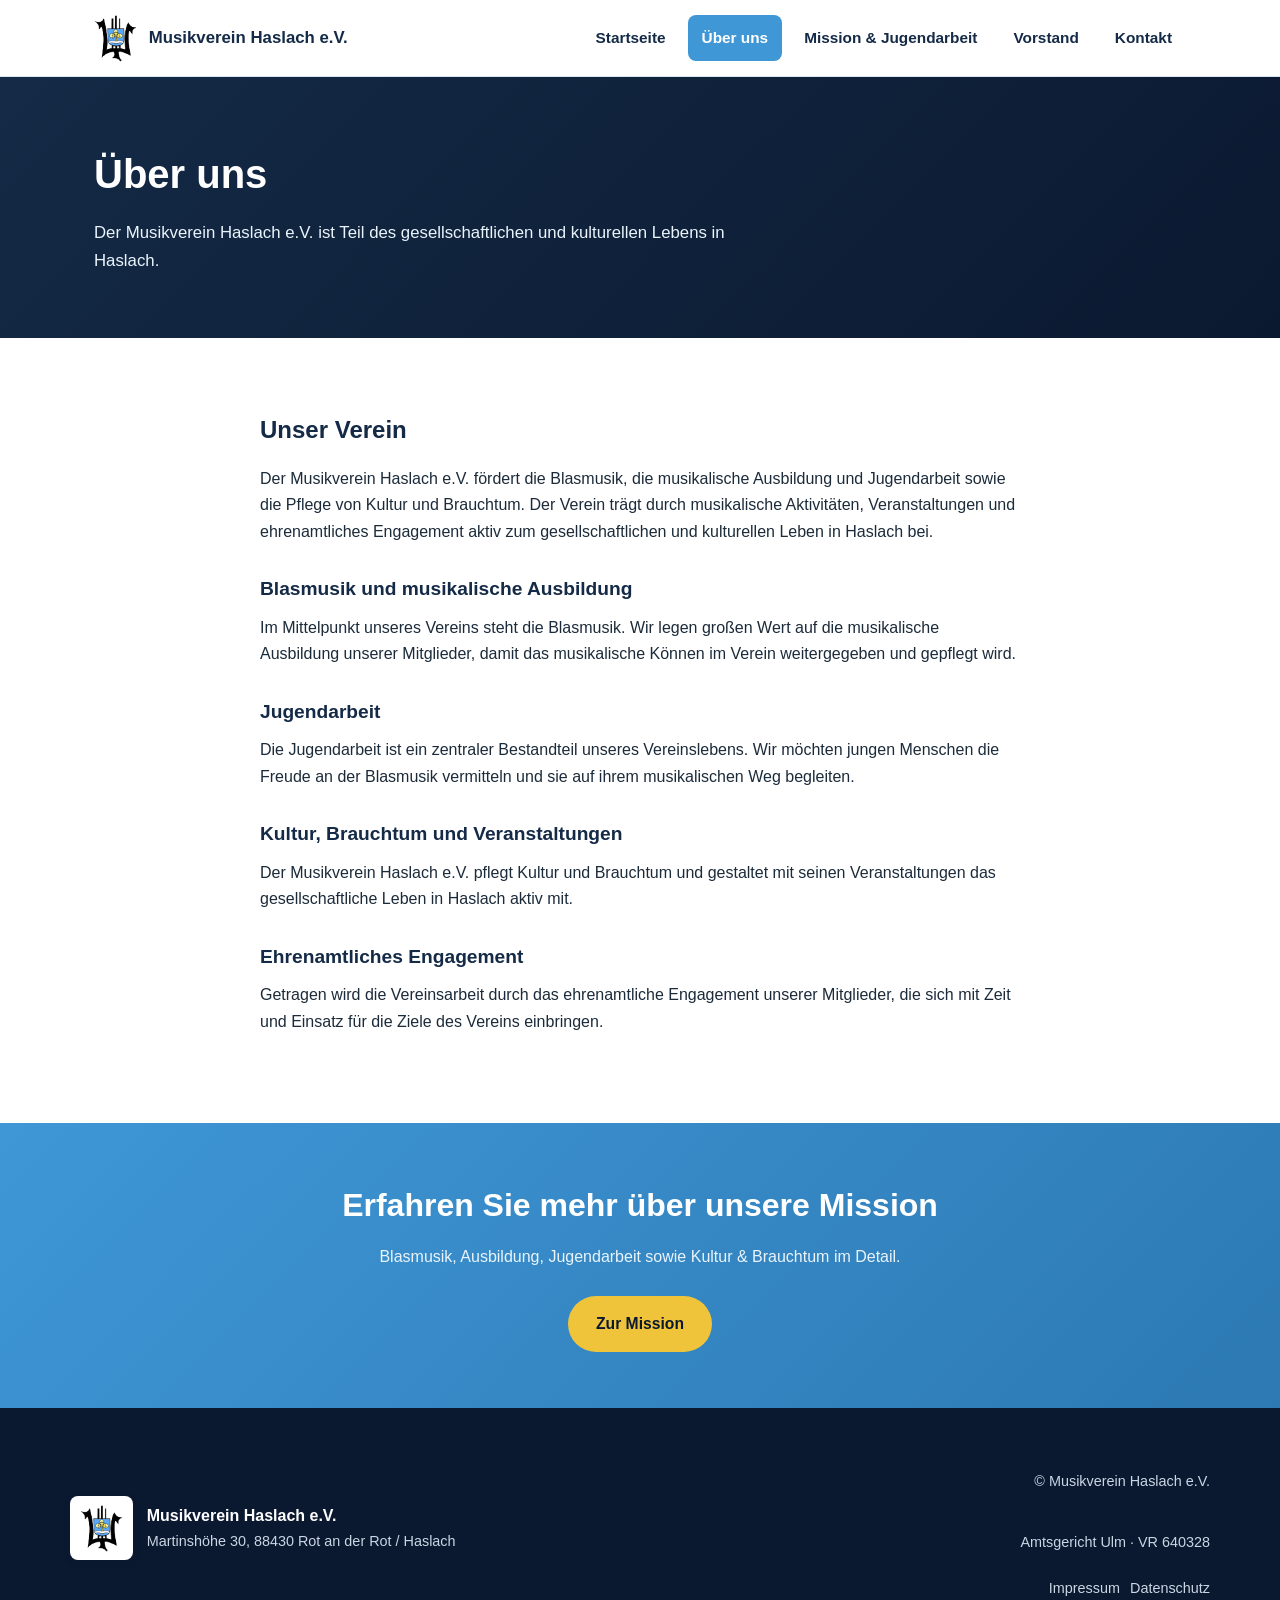
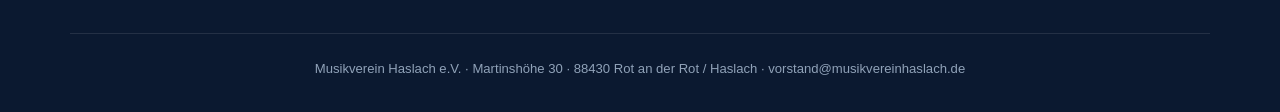
<file: ueber-uns/index.html>
<!DOCTYPE html>
<html lang="de">
<head>
<meta charset="UTF-8">
<title>Über uns – Musikverein Haslach e.V.</title>
<meta name="description" content="Der Musikverein Haslach e.V. engagiert sich für Blasmusik, musikalische Ausbildung, Jugendarbeit, Kultur und Brauchtum sowie das gesellschaftliche Leben in Haslach.">
<meta name="viewport" content="width=device-width, initial-scale=1.0">
<link rel="canonical" href="https://musikvereinhaslach.de/ueber-uns/">
<link rel="icon" href="/MVLogo.png" type="image/png">
<link rel="stylesheet" href="/assets/styles.css">
</head>
<body>
<a href="#main" class="skip-link">Zum Inhalt springen</a>

<header class="site-header">
  <div class="header-inner">
    <a href="/" class="brand">
      <img src="/MVLogo.png" alt="Wappen und Logo des Musikverein Haslach e.V." class="brand-logo">
      <span class="brand-name">Musikverein Haslach e.V.</span>
    </a>
    <input type="checkbox" id="nav-toggle" class="nav-toggle">
    <label for="nav-toggle" class="nav-toggle-label" aria-label="Menü öffnen">
      <span></span><span></span><span></span>
    </label>
    <nav class="main-nav" aria-label="Hauptnavigation">
      <ul>
        <li><a href="/">Startseite</a></li>
        <li><a href="/ueber-uns/" aria-current="page">Über uns</a></li>
        <li><a href="/mission/">Mission &amp; Jugendarbeit</a></li>
        <li><a href="/vorstand/">Vorstand</a></li>
        <li><a href="/kontakt/">Kontakt</a></li>
      </ul>
    </nav>
  </div>
</header>

<main id="main">

  <section class="page-hero">
    <div class="container">
      <h1>Über uns</h1>
      <p>Der Musikverein Haslach e.V. ist Teil des gesellschaftlichen und kulturellen Lebens in Haslach.</p>
    </div>
  </section>

  <section class="section">
    <div class="prose" style="max-width:760px;margin:0 auto;">
      <h2>Unser Verein</h2>
      <p>
        Der Musikverein Haslach e.V. fördert die Blasmusik, die musikalische Ausbildung und
        Jugendarbeit sowie die Pflege von Kultur und Brauchtum. Der Verein trägt durch
        musikalische Aktivitäten, Veranstaltungen und ehrenamtliches Engagement aktiv zum
        gesellschaftlichen und kulturellen Leben in Haslach bei.
      </p>

      <h3>Blasmusik und musikalische Ausbildung</h3>
      <p>
        Im Mittelpunkt unseres Vereins steht die Blasmusik. Wir legen großen Wert auf die
        musikalische Ausbildung unserer Mitglieder, damit das musikalische Können im Verein
        weitergegeben und gepflegt wird.
      </p>

      <h3>Jugendarbeit</h3>
      <p>
        Die Jugendarbeit ist ein zentraler Bestandteil unseres Vereinslebens. Wir möchten
        jungen Menschen die Freude an der Blasmusik vermitteln und sie auf ihrem musikalischen
        Weg begleiten.
      </p>

      <h3>Kultur, Brauchtum und Veranstaltungen</h3>
      <p>
        Der Musikverein Haslach e.V. pflegt Kultur und Brauchtum und gestaltet mit seinen
        Veranstaltungen das gesellschaftliche Leben in Haslach aktiv mit.
      </p>

      <h3>Ehrenamtliches Engagement</h3>
      <p>
        Getragen wird die Vereinsarbeit durch das ehrenamtliche Engagement unserer Mitglieder,
        die sich mit Zeit und Einsatz für die Ziele des Vereins einbringen.
      </p>
    </div>
  </section>

  <section class="cta-band">
    <h2>Erfahren Sie mehr über unsere Mission</h2>
    <p>Blasmusik, Ausbildung, Jugendarbeit sowie Kultur &amp; Brauchtum im Detail.</p>
    <a href="/mission/" class="btn btn-primary">Zur Mission</a>
  </section>

</main>

<footer class="site-footer">
  <div class="footer-inner">
    <div class="footer-brand">
      <img src="/MVLogo.png" alt="Logo Musikverein Haslach e.V." class="footer-logo">
      <div class="footer-brand-text">
        <p class="footer-name">Musikverein Haslach e.V.</p>
        <p>Martinshöhe 30, 88430 Rot an der Rot / Haslach</p>
      </div>
    </div>
    <div class="footer-legal">
      <p>© Musikverein Haslach e.V.</p>
      <p>Amtsgericht Ulm · VR 640328</p>
      <nav aria-label="Rechtliches">
        <a href="/impressum/">Impressum</a>
        <a href="/datenschutz/">Datenschutz</a>
      </nav>
    </div>
  </div>
  <div class="footer-bottom">
    Musikverein Haslach e.V. · Martinshöhe 30 · 88430 Rot an der Rot / Haslach · vorstand@musikvereinhaslach.de
  </div>
</footer>

</body>
</html>
</file>
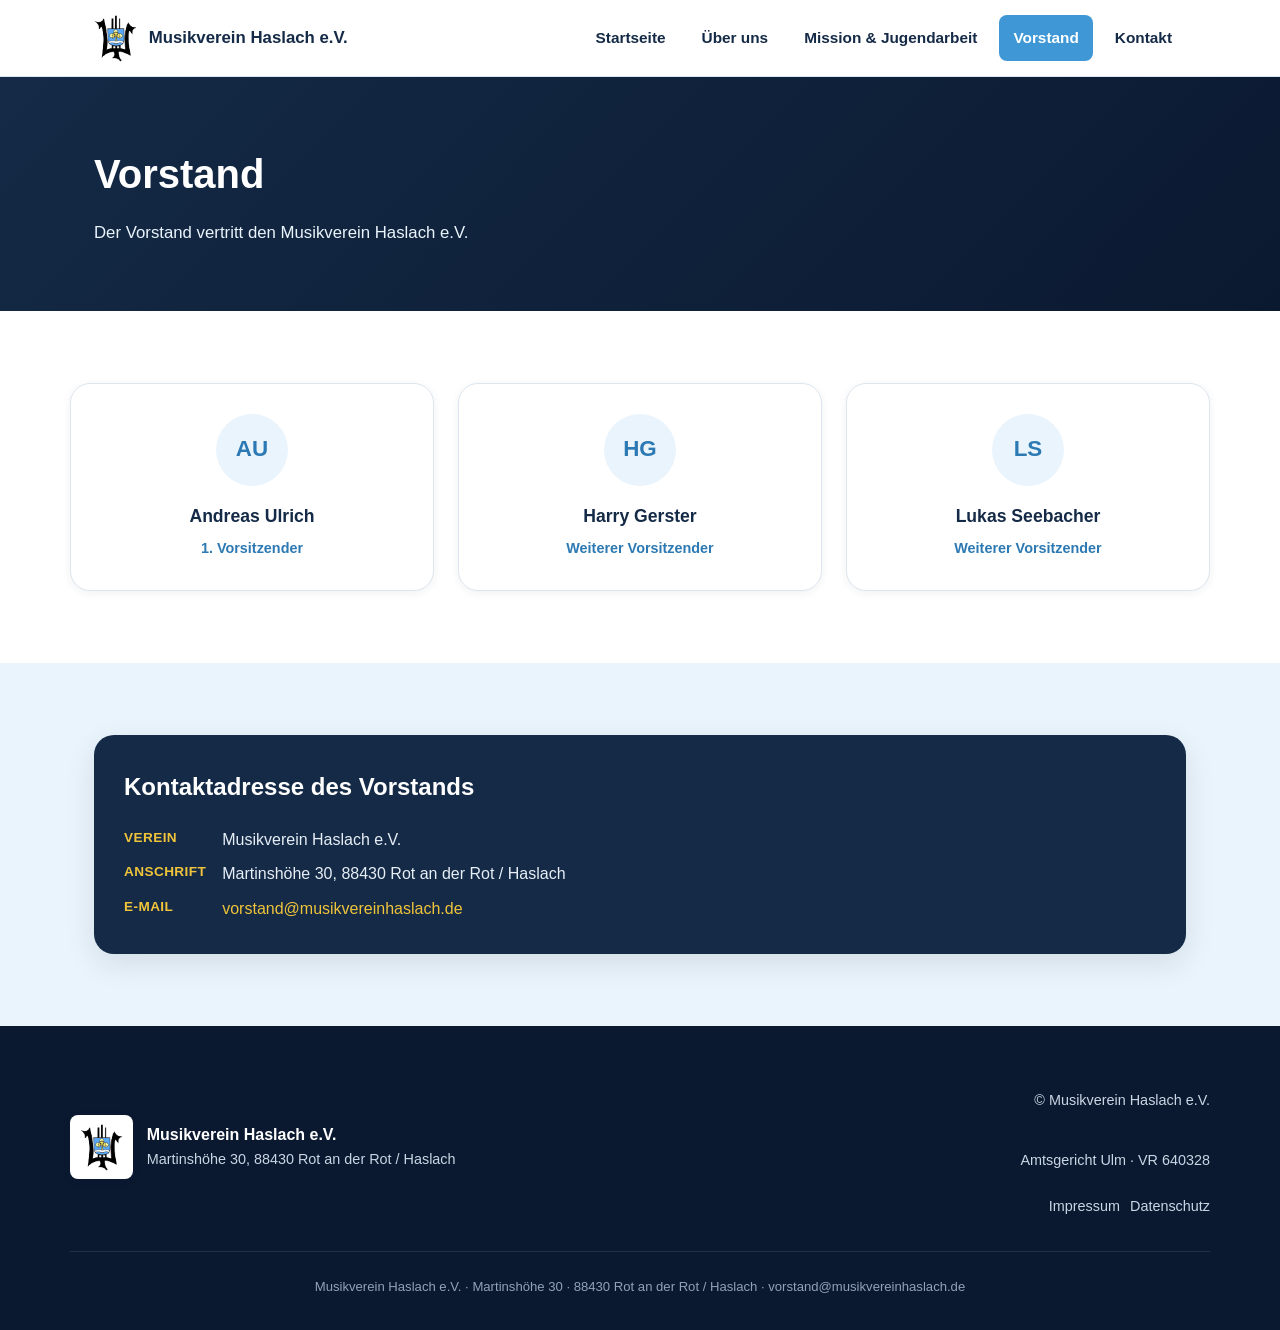
<file: vorstand/index.html>
<!DOCTYPE html>
<html lang="de">
<head>
<meta charset="UTF-8">
<title>Vorstand – Musikverein Haslach e.V.</title>
<meta name="description" content="Der Vorstand des Musikverein Haslach e.V.: 1. Vorsitzender Andreas Ulrich, weitere Vorsitzende Harry Gerster und Lukas Seebacher.">
<meta name="viewport" content="width=device-width, initial-scale=1.0">
<link rel="canonical" href="https://musikvereinhaslach.de/vorstand/">
<link rel="icon" href="/MVLogo.png" type="image/png">
<link rel="stylesheet" href="/assets/styles.css">
</head>
<body>
<a href="#main" class="skip-link">Zum Inhalt springen</a>

<header class="site-header">
  <div class="header-inner">
    <a href="/" class="brand">
      <img src="/MVLogo.png" alt="Wappen und Logo des Musikverein Haslach e.V." class="brand-logo">
      <span class="brand-name">Musikverein Haslach e.V.</span>
    </a>
    <input type="checkbox" id="nav-toggle" class="nav-toggle">
    <label for="nav-toggle" class="nav-toggle-label" aria-label="Menü öffnen">
      <span></span><span></span><span></span>
    </label>
    <nav class="main-nav" aria-label="Hauptnavigation">
      <ul>
        <li><a href="/">Startseite</a></li>
        <li><a href="/ueber-uns/">Über uns</a></li>
        <li><a href="/mission/">Mission &amp; Jugendarbeit</a></li>
        <li><a href="/vorstand/" aria-current="page">Vorstand</a></li>
        <li><a href="/kontakt/">Kontakt</a></li>
      </ul>
    </nav>
  </div>
</header>

<main id="main">

  <section class="page-hero">
    <div class="container">
      <h1>Vorstand</h1>
      <p>Der Vorstand vertritt den Musikverein Haslach e.V.</p>
    </div>
  </section>

  <section class="section">
    <div class="board-grid">
      <div class="board-card">
        <div class="board-avatar" aria-hidden="true">AU</div>
        <h3>Andreas Ulrich</h3>
        <p class="role">1. Vorsitzender</p>
      </div>
      <div class="board-card">
        <div class="board-avatar" aria-hidden="true">HG</div>
        <h3>Harry Gerster</h3>
        <p class="role">Weiterer Vorsitzender</p>
      </div>
      <div class="board-card">
        <div class="board-avatar" aria-hidden="true">LS</div>
        <h3>Lukas Seebacher</h3>
        <p class="role">Weiterer Vorsitzender</p>
      </div>
    </div>
  </section>

  <section class="section section-alt">
    <div class="container">
      <div class="info-box">
        <h2>Kontaktadresse des Vorstands</h2>
        <dl>
          <dt>Verein</dt>
          <dd>Musikverein Haslach e.V.</dd>
          <dt>Anschrift</dt>
          <dd>Martinshöhe 30, 88430 Rot an der Rot / Haslach</dd>
          <dt>E-Mail</dt>
          <dd><a href="mailto:vorstand@musikvereinhaslach.de">vorstand@musikvereinhaslach.de</a></dd>
        </dl>
      </div>
    </div>
  </section>

</main>

<footer class="site-footer">
  <div class="footer-inner">
    <div class="footer-brand">
      <img src="/MVLogo.png" alt="Logo Musikverein Haslach e.V." class="footer-logo">
      <div class="footer-brand-text">
        <p class="footer-name">Musikverein Haslach e.V.</p>
        <p>Martinshöhe 30, 88430 Rot an der Rot / Haslach</p>
      </div>
    </div>
    <div class="footer-legal">
      <p>© Musikverein Haslach e.V.</p>
      <p>Amtsgericht Ulm · VR 640328</p>
      <nav aria-label="Rechtliches">
        <a href="/impressum/">Impressum</a>
        <a href="/datenschutz/">Datenschutz</a>
      </nav>
    </div>
  </div>
  <div class="footer-bottom">
    Musikverein Haslach e.V. · Martinshöhe 30 · 88430 Rot an der Rot / Haslach · vorstand@musikvereinhaslach.de
  </div>
</footer>

</body>
</html>
</file>
<file: assets/styles.css>
/* Musikverein Haslach e.V. - Website-Stylesheet
   Farben orientiert am Vereinslogo: Himmelblau, Weiß, dunkles Navy, Gelb als Akzent. */

:root {
  --color-sky: #3F97D6;
  --color-sky-dark: #2C79B3;
  --color-sky-light: #EAF4FC;
  --color-navy: #142A46;
  --color-navy-dark: #0B1930;
  --color-yellow: #F0C43A;
  --color-yellow-dark: #D9A91E;
  --color-white: #FFFFFF;
  --color-text: #1C2B3A;
  --color-text-muted: #52657A;
  --color-border: #DCE6F0;
  --radius-lg: 20px;
  --radius-md: 14px;
  --radius-sm: 8px;
  --shadow-sm: 0 2px 10px rgba(11, 25, 48, 0.06);
  --shadow-md: 0 10px 30px rgba(11, 25, 48, 0.10);
  --max-width: 1140px;
  --font-sans: -apple-system, BlinkMacSystemFont, "Segoe UI", Roboto, "Helvetica Neue", Arial, sans-serif;
}

* {
  box-sizing: border-box;
}

html {
  scroll-behavior: smooth;
}

body {
  margin: 0;
  font-family: var(--font-sans);
  color: var(--color-text);
  background: var(--color-white);
  line-height: 1.65;
  -webkit-font-smoothing: antialiased;
}

img {
  max-width: 100%;
  display: block;
}

a {
  color: var(--color-sky-dark);
  text-decoration: none;
}

a:hover,
a:focus {
  text-decoration: underline;
}

.container {
  max-width: var(--max-width);
  margin: 0 auto;
  padding: 0 24px;
}

/* Skip link */
.skip-link {
  position: absolute;
  left: -999px;
  top: auto;
  background: var(--color-navy);
  color: var(--color-white);
  padding: 12px 20px;
  border-radius: var(--radius-sm);
  z-index: 1000;
}

.skip-link:focus {
  left: 16px;
  top: 16px;
}

/* Header */
.site-header {
  background: var(--color-white);
  border-bottom: 1px solid var(--color-border);
  position: sticky;
  top: 0;
  z-index: 100;
}

.header-inner {
  max-width: var(--max-width);
  margin: 0 auto;
  padding: 14px 24px;
  display: flex;
  align-items: center;
  justify-content: space-between;
  gap: 16px;
  position: relative;
}

.brand {
  display: flex;
  align-items: center;
  gap: 12px;
  color: var(--color-navy);
}

.brand:hover,
.brand:focus {
  text-decoration: none;
}

.brand-logo {
  height: 48px;
  width: auto;
}

.brand-name {
  font-weight: 700;
  font-size: 1.05rem;
  line-height: 1.2;
}

.main-nav ul {
  list-style: none;
  margin: 0;
  padding: 0;
  display: flex;
  gap: 8px;
  flex-wrap: wrap;
}

.main-nav a {
  display: inline-block;
  padding: 10px 14px;
  border-radius: var(--radius-sm);
  color: var(--color-navy);
  font-weight: 600;
  font-size: 0.96rem;
}

.main-nav a:hover,
.main-nav a:focus {
  background: var(--color-sky-light);
  text-decoration: none;
}

.main-nav a[aria-current="page"] {
  background: var(--color-sky);
  color: var(--color-white);
}

.nav-toggle {
  display: none;
}

.nav-toggle-label {
  display: none;
  flex-direction: column;
  justify-content: center;
  gap: 5px;
  width: 40px;
  height: 40px;
  cursor: pointer;
  border-radius: var(--radius-sm);
}

.nav-toggle-label span {
  display: block;
  height: 3px;
  border-radius: 3px;
  background: var(--color-navy);
}

/* Hero */
.hero {
  position: relative;
  color: var(--color-white);
  overflow: hidden;
  background: var(--color-navy-dark);
}

.hero-image {
  position: absolute;
  inset: 0;
  width: 100%;
  height: 100%;
  object-fit: cover;
}

.hero-overlay {
  position: absolute;
  inset: 0;
  background: linear-gradient(
    100deg,
    rgba(11, 25, 48, 0.92) 0%,
    rgba(11, 25, 48, 0.78) 32%,
    rgba(11, 25, 48, 0.35) 60%,
    rgba(11, 25, 48, 0.15) 100%
  );
}

.hero-content {
  position: relative;
  max-width: var(--max-width);
  margin: 0 auto;
  padding: 96px 24px;
}

.hero-content-inner {
  max-width: 620px;
}

.hero-eyebrow {
  display: inline-block;
  background: var(--color-yellow);
  color: var(--color-navy-dark);
  font-weight: 700;
  font-size: 0.82rem;
  letter-spacing: 0.04em;
  text-transform: uppercase;
  padding: 6px 14px;
  border-radius: 999px;
  margin-bottom: 18px;
}

.hero h1 {
  font-size: clamp(2rem, 4.2vw, 3rem);
  margin: 0 0 14px;
  line-height: 1.15;
}

.hero-subtitle {
  font-size: 1.15rem;
  color: var(--color-sky-light);
  margin: 0 0 20px;
}

.hero-text {
  font-size: 1.05rem;
  color: #E7EEF6;
  margin: 0 0 32px;
}

/* Page hero (subpages, smaller, no image) */
.page-hero {
  background: linear-gradient(135deg, var(--color-navy) 0%, var(--color-navy-dark) 100%);
  color: var(--color-white);
  padding: 64px 24px;
}

.page-hero .container {
  max-width: var(--max-width);
}

.page-hero h1 {
  font-size: clamp(1.8rem, 3.4vw, 2.5rem);
  margin: 0 0 12px;
}

.page-hero p {
  color: var(--color-sky-light);
  font-size: 1.05rem;
  max-width: 700px;
  margin: 0;
}

/* Buttons */
.btn {
  display: inline-block;
  padding: 13px 26px;
  border-radius: 999px;
  font-weight: 700;
  font-size: 0.98rem;
  border: 2px solid transparent;
}

.btn-primary {
  background: var(--color-yellow);
  color: var(--color-navy-dark);
}

.btn-primary:hover,
.btn-primary:focus {
  background: var(--color-yellow-dark);
  text-decoration: none;
}

.btn-outline {
  background: transparent;
  color: var(--color-white);
  border-color: rgba(255, 255, 255, 0.6);
}

.btn-outline:hover,
.btn-outline:focus {
  background: rgba(255, 255, 255, 0.12);
  text-decoration: none;
}

.btn-secondary {
  background: var(--color-sky);
  color: var(--color-white);
}

.btn-secondary:hover,
.btn-secondary:focus {
  background: var(--color-sky-dark);
  text-decoration: none;
}

/* Sections */
.section {
  padding: 72px 24px;
}

.section-alt {
  background: var(--color-sky-light);
}

.section-header {
  max-width: 700px;
  margin: 0 auto 44px;
  text-align: center;
}

.section-header h2 {
  font-size: clamp(1.6rem, 3vw, 2.1rem);
  margin: 0 0 12px;
  color: var(--color-navy);
}

.section-header p {
  color: var(--color-text-muted);
  margin: 0;
}

.eyebrow {
  display: block;
  color: var(--color-sky-dark);
  font-weight: 700;
  font-size: 0.85rem;
  letter-spacing: 0.06em;
  text-transform: uppercase;
  margin-bottom: 8px;
}

/* Cards */
.card-grid {
  display: grid;
  grid-template-columns: repeat(auto-fit, minmax(240px, 1fr));
  gap: 24px;
  max-width: var(--max-width);
  margin: 0 auto;
}

.card {
  background: var(--color-white);
  border: 1px solid var(--color-border);
  border-radius: var(--radius-lg);
  padding: 28px 26px;
  box-shadow: var(--shadow-sm);
}

.card-icon {
  width: 52px;
  height: 52px;
  border-radius: var(--radius-sm);
  background: var(--color-sky-light);
  display: flex;
  align-items: center;
  justify-content: center;
  margin-bottom: 18px;
  font-size: 1.5rem;
}

.card h3 {
  margin: 0 0 10px;
  font-size: 1.15rem;
  color: var(--color-navy);
}

.card p {
  margin: 0;
  color: var(--color-text-muted);
}

/* Two-column content */
.content-grid {
  display: grid;
  grid-template-columns: 1.3fr 1fr;
  gap: 40px;
  max-width: var(--max-width);
  margin: 0 auto;
  align-items: start;
}

@media (max-width: 800px) {
  .content-grid {
    grid-template-columns: 1fr;
  }
}

.prose h2 {
  color: var(--color-navy);
  font-size: 1.5rem;
  margin: 0 0 16px;
}

.prose h3 {
  color: var(--color-navy);
  font-size: 1.2rem;
  margin: 28px 0 10px;
}

.prose p {
  margin: 0 0 16px;
  color: var(--color-text);
}

.prose ul {
  margin: 0 0 16px;
  padding-left: 22px;
  color: var(--color-text);
}

.prose li {
  margin-bottom: 8px;
}

/* Info box (official association details) */
.info-box {
  background: var(--color-navy);
  color: var(--color-white);
  border-radius: var(--radius-lg);
  padding: 32px 30px;
  box-shadow: var(--shadow-md);
}

.info-box h2,
.info-box h3 {
  color: var(--color-white);
  margin-top: 0;
}

.info-box dl {
  margin: 18px 0 0;
  display: grid;
  grid-template-columns: auto 1fr;
  gap: 8px 16px;
}

.info-box dt {
  color: var(--color-yellow);
  font-weight: 700;
  font-size: 0.85rem;
  text-transform: uppercase;
  letter-spacing: 0.03em;
}

.info-box dd {
  margin: 0;
  color: #E7EEF6;
}

.info-box a {
  color: var(--color-yellow);
}

/* Board members */
.board-grid {
  display: grid;
  grid-template-columns: repeat(auto-fit, minmax(220px, 1fr));
  gap: 24px;
  max-width: var(--max-width);
  margin: 0 auto;
}

.board-card {
  background: var(--color-white);
  border: 1px solid var(--color-border);
  border-radius: var(--radius-lg);
  padding: 30px 24px;
  text-align: center;
  box-shadow: var(--shadow-sm);
}

.board-avatar {
  width: 72px;
  height: 72px;
  border-radius: 50%;
  background: var(--color-sky-light);
  color: var(--color-sky-dark);
  display: flex;
  align-items: center;
  justify-content: center;
  font-weight: 700;
  font-size: 1.4rem;
  margin: 0 auto 16px;
}

.board-card h3 {
  margin: 0 0 6px;
  color: var(--color-navy);
  font-size: 1.1rem;
}

.board-card .role {
  color: var(--color-sky-dark);
  font-weight: 600;
  font-size: 0.9rem;
  margin: 0;
}

/* Contact */
.contact-box {
  max-width: 640px;
  margin: 0 auto;
  background: var(--color-white);
  border: 1px solid var(--color-border);
  border-radius: var(--radius-lg);
  padding: 36px;
  box-shadow: var(--shadow-sm);
  text-align: center;
}

.contact-box address {
  font-style: normal;
  color: var(--color-text);
  margin: 18px 0;
  line-height: 1.8;
}

/* CTA band */
.cta-band {
  background: linear-gradient(135deg, var(--color-sky) 0%, var(--color-sky-dark) 100%);
  color: var(--color-white);
  padding: 56px 24px;
  text-align: center;
}

.cta-band h2 {
  margin: 0 0 12px;
  font-size: clamp(1.5rem, 3vw, 2rem);
}

.cta-band p {
  margin: 0 0 26px;
  color: #EAF4FC;
}

/* Legal pages */
.legal .prose {
  max-width: 760px;
  margin: 0 auto;
}

.legal .prose h2 {
  border-top: 1px solid var(--color-border);
  padding-top: 24px;
  margin-top: 32px;
}

.legal .prose h2:first-child {
  border-top: none;
  padding-top: 0;
  margin-top: 0;
}

/* Footer */
.site-footer {
  background: var(--color-navy-dark);
  color: #C9D6E4;
  padding: 48px 24px 32px;
}

.footer-inner {
  max-width: var(--max-width);
  margin: 0 auto;
  display: flex;
  flex-wrap: wrap;
  align-items: center;
  justify-content: space-between;
  gap: 24px;
}

.footer-brand {
  display: flex;
  align-items: center;
  gap: 14px;
}

.footer-logo {
  height: 64px;
  width: auto;
  background: var(--color-white);
  border-radius: var(--radius-sm);
  padding: 8px 10px;
  box-shadow: var(--shadow-sm);
}

.footer-brand-text p {
  margin: 0;
  font-size: 0.9rem;
}

.footer-brand-text .footer-name {
  color: var(--color-white);
  font-weight: 700;
  font-size: 1rem;
}

.footer-legal {
  display: flex;
  flex-direction: column;
  align-items: flex-end;
  gap: 8px;
  font-size: 0.9rem;
  text-align: right;
}

.footer-legal nav a {
  color: #C9D6E4;
  margin-left: 6px;
}

.footer-legal nav a:first-child {
  margin-left: 0;
}

.footer-bottom {
  max-width: var(--max-width);
  margin: 32px auto 0;
  padding-top: 24px;
  border-top: 1px solid rgba(255, 255, 255, 0.1);
  font-size: 0.82rem;
  color: #90A2B8;
  text-align: center;
}

/* 404 page */
.error-page {
  min-height: 60vh;
  display: flex;
  align-items: center;
  justify-content: center;
  text-align: center;
  padding: 80px 24px;
}

.error-page h1 {
  font-size: 4rem;
  margin: 0 0 12px;
  color: var(--color-navy);
}

.error-page p {
  color: var(--color-text-muted);
  margin: 0 0 28px;
}

/* Responsive nav */
@media (max-width: 760px) {
  .nav-toggle-label {
    display: flex;
  }

  .main-nav {
    display: none;
    width: 100%;
    order: 3;
  }

  .main-nav ul {
    flex-direction: column;
    gap: 2px;
    padding: 12px 0;
  }

  .main-nav a {
    display: block;
  }

  .nav-toggle:checked ~ .main-nav {
    display: block;
  }

  .header-inner {
    flex-wrap: wrap;
  }

  .hero-content {
    padding: 64px 24px;
  }

  .footer-inner {
    flex-direction: column;
    align-items: flex-start;
  }

  .footer-legal {
    align-items: flex-start;
    text-align: left;
  }
}

@media (max-width: 480px) {
  .info-box dl {
    grid-template-columns: 1fr;
  }

  .info-box dt {
    margin-top: 10px;
  }

  .info-box dt:first-child {
    margin-top: 0;
  }
}
</file>
